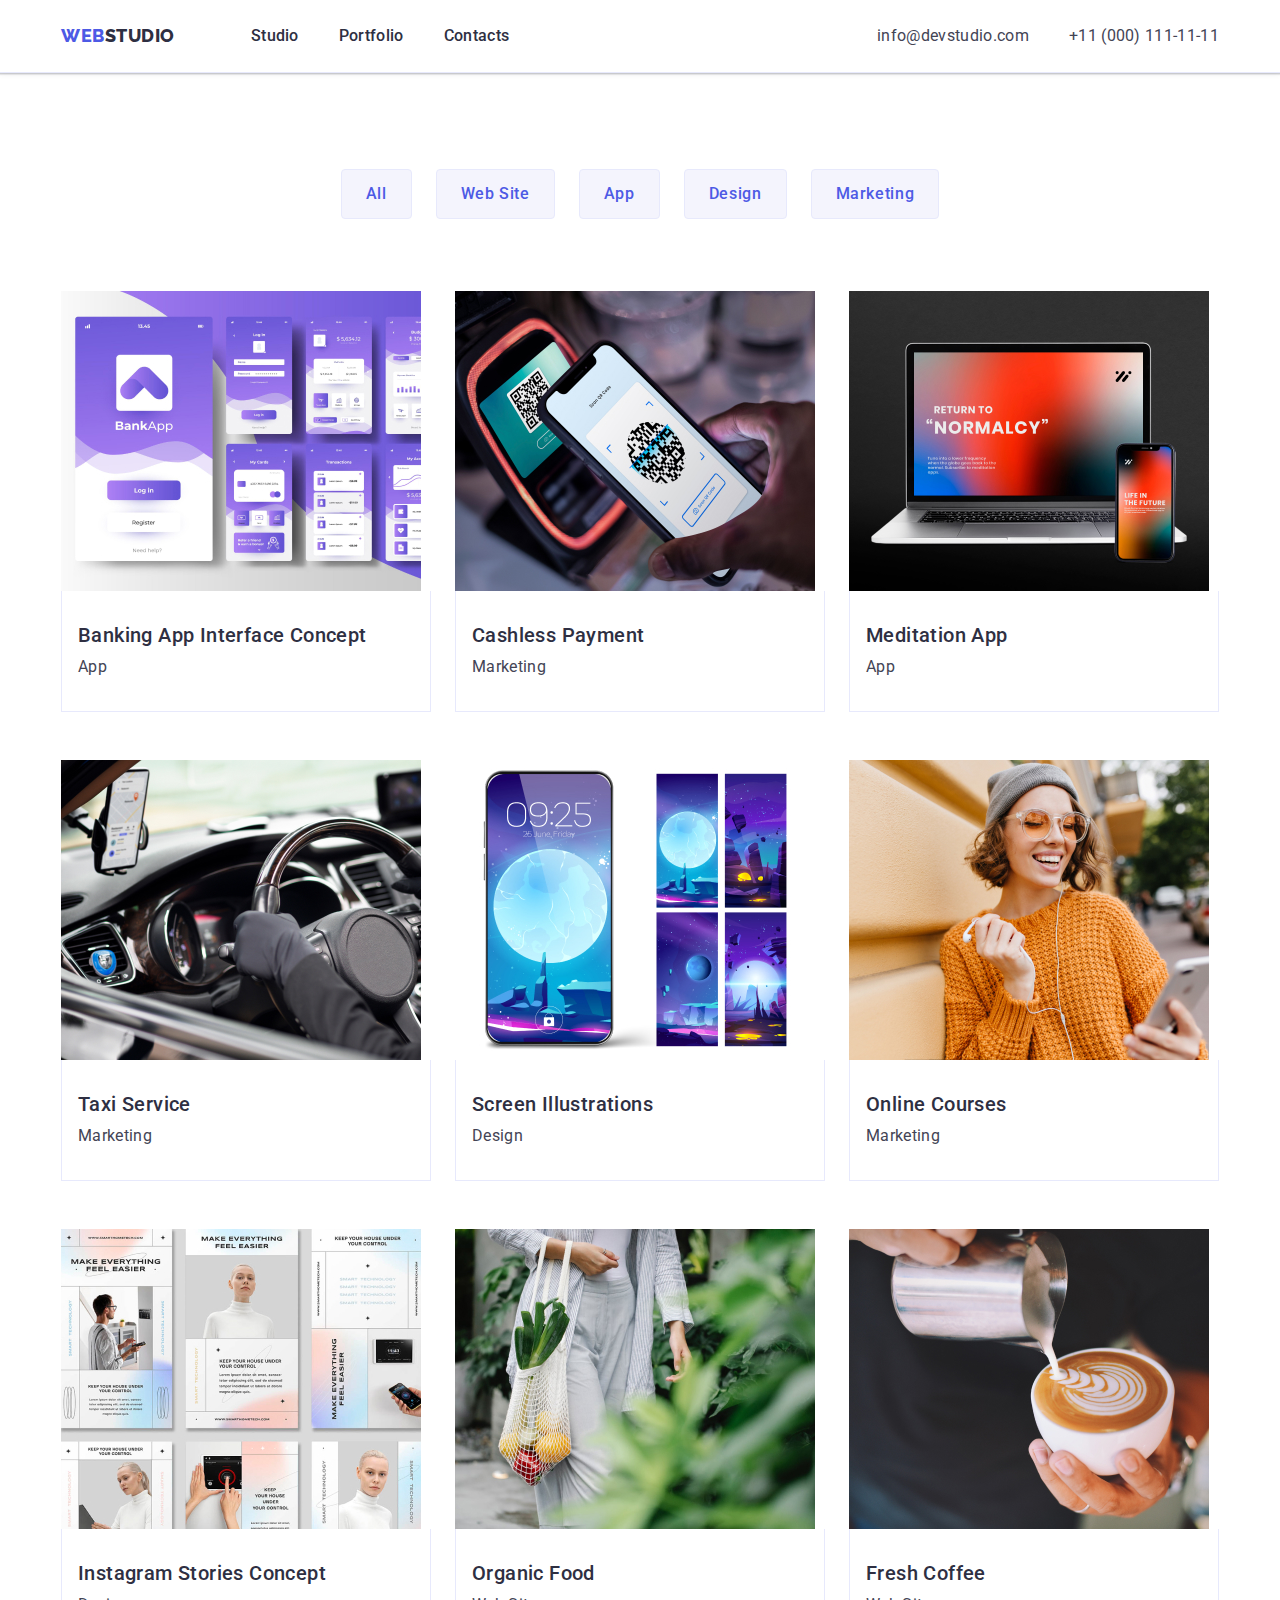
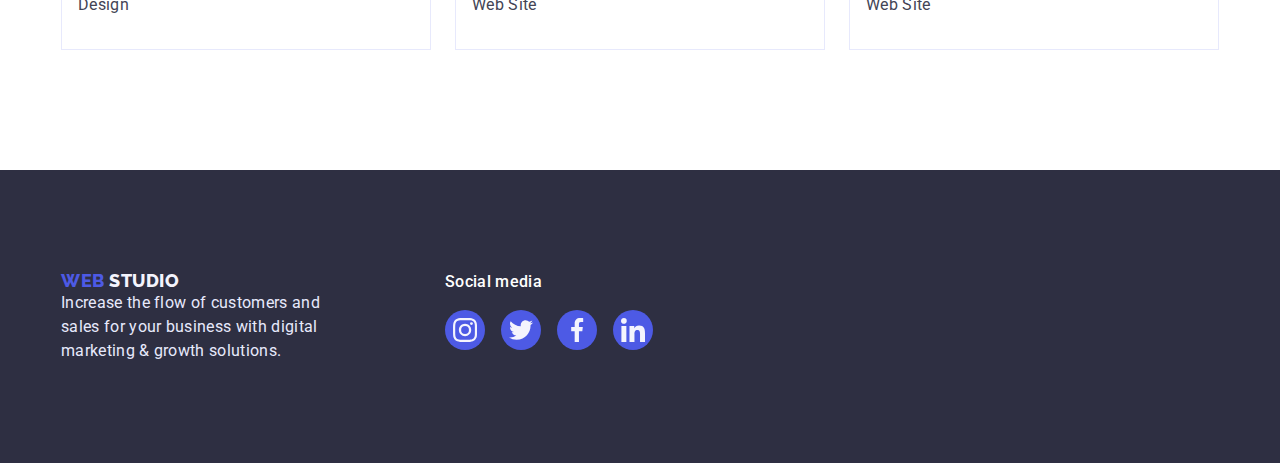
<file: portfolio.html>
<!DOCTYPE html>
<html lang="en">
  <head>
    <meta charset="UTF-8" />
    <meta http-equiv="X-UA-Compatible" content="IE=edge" />
    <meta name="viewport" content="width=device-width, initial-scale=1.0" />
    <title>Document</title>
    <link
      rel="stylesheet"
      href="https://cdnjs.cloudflare.com/ajax/libs/modern-normalize/1.1.0/modern-normalize.min.css"
      integrity="sha512-wpPYUAdjBVSE4KJnH1VR1HeZfpl1ub8YT/NKx4PuQ5NmX2tKuGu6U/JRp5y+Y8XG2tV+wKQpNHVUX03MfMFn9Q=="
      crossorigin="anonymous"
      referrerpolicy="no-referrer"
    />
    <link rel="preconnect" href="https://fonts.googleapis.com" />
    <link rel="preconnect" href="https://fonts.gstatic.com" crossorigin />
    <link
      href="https://fonts.googleapis.com/css2?family=Montserrat:ital,wght@1,300;1,600&family=Raleway:wght@800&family=Roboto:wght@400;500;700;900&display=swap"
      rel="stylesheet"
    />

    <link rel="stylesheet" href="./css/style.css" />
  </head>
  <body class="Page">
    <!-- Header -->

    <header class="page-header">
      <div class="header-container container">
        <nav class="header-navigation">
          <!--Header-LOGOTYPE -->

          <a class="web link box" href="./index.html">
            Web<span class="studio">Studio</span>
          </a>

          <ul class="header list header-list">
            <li class="header-item">
              <a class="header link" href="./index.html">Studio</a>
            </li>
            <li class="header-item">
              <a class="header link" href="./portfolio.html">Portfolio</a>
            </li>
            <li class="header-item">
              <a class="header link" href="#">Contacts</a>
            </li>
          </ul>
        </nav>

        <!-- ADRESS -->

        <address class="header-adress">
          <ul class="adress list adress-list">
            <li class="adress-item">
              <a href="mailto:info@devstudio.com" class="adress link"
                >info@devstudio.com</a
              >
            </li>
            <li class="adress-item">
              <a href="tel:+110001111111" class="adress link"
                >+11 (000) 111-11-11</a
              >
            </li>
          </ul>
        </address>
      </div>
    </header>

    <main>
      <!-- Filters -->

      <section class="project">
        <div class="container-filter container">
          <h1 hidden class="main-title">Our project's</h1>

          <ul class="list filter-set">
            <li class="filter-li">
              <button class="button secondary filter-button" type="button">
                All
              </button>
            </li>
            <li class="filter-li">
              <button class="button secondary filter-button" type="button">
                Web Site
              </button>
            </li>
            <li class="filter-li">
              <button class="button secondary filter-button" type="button">
                App
              </button>
            </li>
            <li class="filter-li">
              <button class="button secondary filter-button" type="button">
                Design
              </button>
            </li>
            <li class="filter-li">
              <button class="button secondary filter-button" type="button">
                Marketing
              </button>
            </li>
          </ul>

          <!-- our project's -->

          <ul class="project-list card-set">
            <li class="item card-item">
              <a class="link project-link" href="">
                <div class="project-thumb">
                  <img src="./images/img-8.jpg" alt="Bank app" />
                  <div class="overlay">
                    <p class="project-action-content">
                      14 Stylish and User-Friendly App Design Concepts · Task
                      Manager App · Calorie Tracker App · Exotic Fruit Ecommerce
                      App · Cloud Storage App
                    </p>
                  </div>
                </div>

                <div class="card-info">
                  <h2 class="project-title">Banking App Interface Concept</h2>
                  <p class="project-text">App</p>
                </div></a
              >
            </li>
            <li class="item card-item">
              <a class="link project-link" href="">
                <div class="project-thumb">
                  <img src="./images/img-7.jpg" alt="Bank app" />
                  <div class="overlay">
                    <p class="project-action-content">
                      14 Stylish and User-Friendly App Design Concepts · Task
                      Manager App · Calorie Tracker App · Exotic Fruit Ecommerce
                      App · Cloud Storage App
                    </p>
                  </div>
                </div>

                <div class="card-info">
                  <h2 class="project-title">Cashless Payment</h2>
                  <p class="project-text">Marketing</p>
                </div></a
              >
            </li>
            <li class="item card-item">
              <a class="link project-link" href="">
                <div class="project-thumb">
                  <img src="./images/img-6.jpg" alt="Bank app" />
                  <div class="overlay">
                    <p class="project-action-content">
                      14 Stylish and User-Friendly App Design Concepts · Task
                      Manager App · Calorie Tracker App · Exotic Fruit Ecommerce
                      App · Cloud Storage App
                    </p>
                  </div>
                </div>

                <div class="card-info">
                  <h2 class="project-title">Meditation App</h2>
                  <p class="project-text">App</p>
                </div></a
              >
            </li>

            <li class="item card-item">
              <a class="link project-link" href="">
                <div class="project-thumb">
                  <img src="./images/img-5.jpg" alt="Bank app" />
                  <div class="overlay">
                    <p class="project-action-content">
                      14 Stylish and User-Friendly App Design Concepts · Task
                      Manager App · Calorie Tracker App · Exotic Fruit Ecommerce
                      App · Cloud Storage App
                    </p>
                  </div>
                </div>

                <div class="card-info">
                  <h2 class="project-title">Taxi Service</h2>
                  <p class="project-text">Marketing</p>
                </div></a
              >
            </li>
            <li class="item card-item">
              <a class="link project-link" href="">
                <div class="project-thumb">
                  <img src="./images/img-4.jpg" alt="Bank app" />
                  <div class="overlay">
                    <p class="project-action-content">
                      14 Stylish and User-Friendly App Design Concepts · Task
                      Manager App · Calorie Tracker App · Exotic Fruit Ecommerce
                      App · Cloud Storage App
                    </p>
                  </div>
                </div>

                <div class="card-info">
                  <h2 class="project-title">Screen Illustrations</h2>
                  <p class="project-text">Design</p>
                </div></a
              >
            </li>
            <li class="item card-item">
              <a class="link project-link" href="">
                <div class="project-thumb">
                  <img src="./images/img-3.jpg" alt="Bank app" />
                  <div class="overlay">
                    <p class="project-action-content">
                      14 Stylish and User-Friendly App Design Concepts · Task
                      Manager App · Calorie Tracker App · Exotic Fruit Ecommerce
                      App · Cloud Storage App
                    </p>
                  </div>
                </div>

                <div class="card-info">
                  <h2 class="project-title">Online Courses</h2>
                  <p class="project-text">Marketing</p>
                </div></a
              >
            </li>

            <li class="item card-item">
              <a class="link project-link" href="">
                <div class="project-thumb">
                  <img src="./images/img-2.jpg" alt="Bank app" />
                  <div class="overlay">
                    <p class="project-action-content">
                      14 Stylish and User-Friendly App Design Concepts · Task
                      Manager App · Calorie Tracker App · Exotic Fruit Ecommerce
                      App · Cloud Storage App
                    </p>
                  </div>
                </div>

                <div class="card-info">
                  <h2 class="project-title">Instagram Stories Concept</h2>
                  <p class="project-text">Design</p>
                </div></a
              >
            </li>
            <li class="item card-item">
              <a class="link project-link" href="">
                <div class="project-thumb">
                  <img src="./images/img-1.jpg" alt="Bank app" />
                  <div class="overlay">
                    <p class="project-action-content">
                      14 Stylish and User-Friendly App Design Concepts · Task
                      Manager App · Calorie Tracker App · Exotic Fruit Ecommerce
                      App · Cloud Storage App
                    </p>
                  </div>
                </div>

                <div class="card-info">
                  <h2 class="project-title">Organic Food</h2>
                  <p class="project-text">Web Site</p>
                </div></a
              >
            </li>

            <li class="item card-item">
              <a class="link project-link" href="">
                <div class="project-thumb">
                  <div class="project-thumb">
                    <div class="project-thumb">
                      <img src="./images/img.jpg" alt="Bank app" />
                      <div class="overlay">
                        <p class="project-action-content">
                          14 Stylish and User-Friendly App Design Concepts ·
                          Task Manager App · Calorie Tracker App · Exotic Fruit
                          Ecommerce App · Cloud Storage App
                        </p>
                      </div>
                    </div>
                    
        
                <div class="card-info">
                  <h2 class="project-title">Fresh Coffee</h2>
                  <p class="project-text">Web Site</p>
                </div></a
              >
            </li>
          </ul>
        </div>
      </section>
    </main>

    <!-- FOOTER -->

    <footer class="footer">
      <div class="container footer-container">
        <div class="footer-left-half">
          <a class="web link" href="./index.html"
            >Web
            <span class="studio-footer">Studio</span>
          </a>
          <p class="footer-text">
            Increase the flow of customers and sales for your business with
            digital marketing & growth solutions.
          </p>
        </div>
        <div class="footer-right-half">
          <p class="footer-social-text">Social media</p>
          <ul class="footer-social-list">
            <li class="footer-social-item">
              <a class="footer-social-link" href="">
                <svg class="footer-social-icon" width="24" height="24">
                  <use href="./images/icons-social.svg#icon-instagram"></use>
                </svg>
              </a>
            </li>
            <li class="footer-social-item">
              <a class="footer-social-link" href="">
                <svg class="footer-social-icon" width="24" height="24">
                  <use href="./images/icons-social.svg#icon-twitter"></use>
                </svg>
              </a>
            </li>
            <li class="footer-social-item">
              <a class="footer-social-link" href="">
                <svg class="footer-social-icon" width="24" height="24">
                  <use href="./images/icons-social.svg#icon-facebook"></use>
                </svg>
              </a>
            </li>
            <li class="footer-social-item">
              <a class="footer-social-link" href="">
                <svg class="footer-social-icon" width="24" height="24">
                  <use href="./images/icons-social.svg#icon-linkedin"></use>
                </svg>
              </a>
            </li>
          </ul>
        </div>
      </div>
    </footer>
  </body>
</html>
</file>
<file: css/style.css>
* {
  margin: 0;
}
body {
  /* цвет основного текста #2E2F42 */

  /* цвет вторичного текста (+адрес) #434455 */
  color: var(--primary-text-color);
  /* цвет футера+Н1 #F4F4FD */
  /* акцент   #404BBF */
  /* цвет  кнопки #E7E9FC */
  /* текст на кнопке #4D5AE5*/

  /* position: relative;
  padding-right: 156px;
  padding-left: 156px;
  width: 1440px;
  height: 2592px;*/

  /* Основной ШРИФТ */
  font-family: "Roboto", sans-serif;

  background: var(--secondry-white-color);
}

:root {
  --primary-text-color: #434455;
  --title-text-color: #2e2f42;
  --accent-color: #404bbf;
  --primary-bg-color: #4d5ae5;
  --secondary-bg-color: #e7e9fc;
  --secondry-white-color: #ffffff;
  --background-color: #f4f4fd;
  --anim-transition: 250ms linear;
}
img {
  display: block;
}
li {
  list-style: none;
}
/* HEADER */

.header-li {
  list-style: none;
}
/*Header-LOGOTYPE */

.web.link {
  text-decoration: none;
  font-family: "Raleway", sans-serif;
  font-style: normal;
  font-weight: 800;
  font-size: 18px;
  line-height: 1.17;
  display: flex;
  align-items: center;
  letter-spacing: 0.03em;
  text-transform: uppercase;
}
.web.link {
  color: #4d5ae5;
}
.studio {
  color: #2e2f42;
}

/* Header-NAVIGATION */
.web.link {
  text-decoration: none;
}
.header.list {
  list-style: none;
  padding: 0;
  margin: 0;
}

.header.link {
  color: var(--title-text-color);

  font-family: "Roboto";
  font-style: normal;
  font-weight: 500;
  font-size: 16px;
  line-height: 24px;
  letter-spacing: 0.02em;
  text-decoration: none;
}

.header.link:hover,
.header.link:focus {
  color: var(--accent-color);
  text-decoration-color: var(--accent-color);
}

/* Header-ADRESS */
.header-adress {
  font-style: normal;
  line-height: 1.5;
  margin-left: auto;
}

.adress.list {
  list-style: none;
  padding: 0;
}
.adress.link {
  color: var(--primary-text-color);
  text-decoration-line: none;
  letter-spacing: 0.02em;
}

.adress.link:focus,
.adress.link:hover {
  color: var(--accent-color);
}

/* HERO */

.hero-title {
  font-family: "Roboto", sans-serif;
  font-style: normal;
  font-weight: 700;
  font-size: 56px;
  text-align: center;
  letter-spacing: 0.02em;
  color: var(--secondry-white-color);
  line-height: 1.07;
}

.button.primary {
  font-family: "Roboto", sans-serif;
  font-style: normal;
  font-weight: 500;
  font-size: 16px;
  line-height: 24px;
  display: inline-flex;
  align-items: center;
  letter-spacing: 0.04em;

  display: flex;
  flex-direction: row;
  align-items: flex-start;
  padding: 16px 32px;
  gap: 10px;
  cursor: pointer;
}

.button.primary:hover,
.button.primary:focus {
  background-color: var(--accent-color);
}

/* Our privilegies */

.privilegies-title {
  font-family: "Roboto";
  font-style: normal;
  font-weight: 700;
  font-size: 36px;
  line-height: 1.2;
  text-align: center;
  letter-spacing: 0.02em;
  text-transform: capitalize;
}

.privilegies-title-li {
  font-family: "Roboto";
  font-style: normal;
  font-weight: 500;
  font-size: 20px;
  line-height: 1.2;
  letter-spacing: 0.02em;
}
.privilegies-text {
  line-height: 1.5;
  letter-spacing: 0.02em;
}
.privilegies-title,
.privilegies-title-li {
  color: var(--title-text-color);
}
.privilegies-list {
  list-style: none;
}

/* what are we doing */

.what-title {
  font-family: "Roboto";
  font-style: normal;
  font-weight: 700;
  font-size: 36px;
  line-height: 1.11;
  text-align: center;
  letter-spacing: 0.02em;
  text-transform: capitalize;
  color: var(--title-text-color);
}
.what-list {
  list-style: none;
}

/* our team */
.our-team {
  background-color: #f4f4fd;
}
.team.list {
  list-style: none;
}

.team-title {
  font-family: "Roboto";
  font-style: normal;
  font-weight: 700;
  font-size: 36px;
  line-height: 1.11;
  text-align: center;
  letter-spacing: 0.02em;
  text-transform: capitalize;
}

.team-title-li {
  font-family: "Roboto";
  font-style: normal;
  font-weight: 500;
  font-size: 20px;
  line-height: 24px;
  text-align: center;
  letter-spacing: 0.02em;
}

.team-li {
  background-color: #ffffff;
}

.team-title,
.team-title-li {
  color: var(--title-text-color);
}
.team-text {
  background-color: var(--secondry-white-color);
}
.team-text {
  line-height: 1.5;
  letter-spacing: 0.02em;
}

.button.primary {
  color: var(--secondry-white-color);
  background-color: var(--primary-bg-color);
}
.button.secondary {
  color: var(--primary-bg-color);
  background-color: var(--secondary-bg-color);
}

/* FOOTER */
.studio-footer {
  color: #f4f4fd;
}

.footer {
  background-color: var(--title-text-color);
}
.footer-text {
  font-family: "Roboto";
  font-style: normal;
  font-weight: 400;
  font-size: 16px;
  line-height: 24px;
  letter-spacing: 0.02em;
  color: var(--secondary-bg-color);
}

/* PORTFOLIO */ /* PORTFOLIO */ /* PORTFOLIO */

/* HEADER>index */

/* Header */
.main-title {
  font-family: "Roboto", sans-serif;
  font-style: normal;
  font-weight: 700;
  font-size: 56px;
  text-align: center;
  letter-spacing: 0.02em;
  color: var(--title-text-color);
}
/* Filter */

.button.secondary {
  font-family: "Roboto", sans-serif;
  font-style: normal;
  font-weight: 500;
  font-size: 16px;
  line-height: 24px;
  display: flex;
  align-items: center;
  text-align: center;
  letter-spacing: 0.04em;
  background-color: #f4f4fd;
  cursor: pointer;
}

.button.secondary:hover,
.button.secondary:focus {
  color: var(--secondry-white-color);
  background-color: var(--accent-color);
}
/* Projects  */

.project-list {
  list-style: none;
}

.project-title {
  font-family: "Roboto", sans-serif;
  font-style: normal;
  font-weight: 500;
  font-size: 20px;
  line-height: 1.2;
  letter-spacing: 0.02em;

  color: var(--title-text-color);
}
.project-text {
  font-size: 16px;
  line-height: 1.5;
  letter-spacing: 0.02em;
  color: var(--primary-text-color);
}

.project-li,
.filter-li {
  list-style: none;
}

.project-link {
  text-decoration: none;
}

/* BLOCKS Project's*/ /* BLOCKS Project's*/ /* BLOCKS Project's*/

/* INDEX+PORTFOLIO */ /* INDEX+PORTFOLIO */

/* HEADER */

ul,
h1,
h2,
h3,
h4,
h5,
h6,
p {
  margin: 0;
  padding: 0;
}

.web.link {
  display: inline-block;
}
.page-header {
  border-bottom: 1px solid #e7e9fc;
}
.header-container {
  display: flex;
}
.container {
  width: 1158px;
  margin: 0 auto;
  padding: 0 15px;
}
.header-navigation {
  display: flex;
  align-items: center;
}
.web.link.box {
  margin-right: 76px;
}
.header-list {
  display: flex;
  gap: 40px;
}
.header-item {
  padding: 0;
}
.header.link {
  padding: 24px 0;
}
.adress-list {
  gap: 40px;
  display: flex;
}

.adress-item {
  padding: 24px 0;
}

/* INDEX */ /* INDEX */

/* HERO */

.hero {
  padding: 188px 0;
}
.hero-title {
  max-width: 496px;
  margin: 0 auto 48px;
}
.button.primary {
  display: block;
  min-width: 169px;
  height: 56px;
  border: none;
  border-radius: 4px;
  margin: auto;
}
/* Our privilegies */

.privilegies {
  padding: 120px 0;
}
.list-privilegies {
  display: flex;
  gap: 24px;
}
.privilegies-list {
  width: calc((100% - 72px) / 4);
}
.privilegies-title-li {
  margin-bottom: 8px;
}

/* WHAT  */
.what {
  padding-bottom: 120px;
}
.what-title {
  margin-bottom: 72px;
}
.what-list {
  display: flex;
  gap: 24px;
}
.what-li {
  flex-basis: calc((100% - 3 * 16px) / 3);
}

/* OUR-TEAM */

.our-team {
  padding: 120px 0;
}
.team-title {
  margin-bottom: 72px;
}
.team.list {
  display: flex;
  gap: 24px;
}
.team-li {
  flex-basis: calc((100% - 3 * 24px) / 4);
  border-radius: 0px 0px 4px 4px;
}
.person-container {
  padding: 32px 16px;
}
.team-title-li {
  text-align: center;
  margin-bottom: 8px;
}
.team-text {
  text-align: center;
}
/* FOOTER */
.footer {
  padding: 100px 0;
}

.footer-text {
  max-width: 264px;
}

/* Project's FILTER LIST */

.project {
  padding: 96px 0 120px;
}

.filter-set {
  outline: orange;
  display: flex;
  justify-content: center;
  gap: 24px;
  margin-bottom: 72px;
}
.filter-button {
  padding: 12px 24px;
  border: 1px solid #e7e9fc;
  border-radius: 4px;
}
.filter-button:hover,
.filter-button:focus {
  border: 1px solid transparent;
}
.card-set {
  outline: tomato;
  display: flex;
  flex-wrap: wrap;
  column-gap: 24px;
  row-gap: 48px;
}
.card-item {
  width: calc((100% - 48px) / 3);
}
.card-info {
  padding: 32px 16px;
  border: 1px solid #e7e9fc;
  border-top: none;
}
.project-title {
  margin-bottom: 8px;
}

/* IMAGE-DECORATION */ /* IMAGE-DECORATION */ /* IMAGE-DECORATION */ /* IMAGE-DECORATION */

/* HEADER */

.page-header {
  box-shadow: 0px 2px 1px rgba(46, 47, 66, 0.08),
    0px 1px 1px rgba(46, 47, 66, 0.16), 0px 1px 6px rgba(46, 47, 66, 0.08);
}

/* HERO */
.hero {
  background-color: var(--primary-text-color);
  max-width: 1440px;
  margin-left: auto;
  margin-right: auto;
  background-image: linear-gradient(
      rgba(46, 47, 66, 0.7),
      rgba(46, 47, 66, 0.7)
    ),
    url(../images/people-office.jpg);
  background-repeat: no-repeat;
  background-position: center;
  background-size: cover;
}
/* Priviligies */
.icon-container {
  display: flex;
  align-items: center;
  justify-content: center;
  height: 112px;
  background-color: var(--background-color);
  border-radius: 4px;
  margin-bottom: 8px;
}

/* Our team */

.team-li {
  box-shadow: 0px 1px 6px rgba(46, 47, 66, 0.08),
    0px 1px 1px rgba(46, 47, 66, 0.16), 0px 2px 1px rgba(46, 47, 66, 0.08);
}
.person-container {
  padding: 32px 0;
}
.social-list {
  display: flex;
  justify-content: center;
  gap: 24px;
}
.social-item {
  width: 40px;
  height: 40px;
}
.social-link {
  width: 100%;
  height: 100%;
  background-color: var(--primary-bg-color);
  border-radius: 50%;
  display: flex;
  align-items: center;
  justify-content: center;
}
.social-link:hover {
  background-color: var(--accent-color);
}
.social-link:focus {
  background-color: var(--accent-color);
}

.social-icon {
  fill: var(--background-color);
}

/* clients */
.clients {
  padding-top: 120px;
  padding-bottom: 120px;
}

.clients-container {
  width: 1128px;
  margin-left: auto;
  margin-right: auto;
}
.clients-title {
  font-family: "Roboto";
  font-style: normal;
  font-weight: 700;
  font-size: 36px;
  line-height: 1.1;
  text-align: center;
  letter-spacing: 0.02em;
  text-transform: capitalize;
  color: var(--title-text-color);
  margin-bottom: 72px;
}
.clients-list {
  display: flex;
  gap: 24px;
}
.clients-item {
  width: calc((100% - 120px) / 6);
  height: 88px;
}
.clients-link {
  width: 100%;
  height: 100%;
  border: 1px solid #8e8f99;
  border-radius: 4px;
  display: block;
  display: flex;
  justify-content: center;
  align-items: center;
  color: #8e8f99;
}
.clients-link:hover {
  border-color: var(--accent-color);
  color: var(--accent-color);
}
.clients-link:focus {
  border-color: var(--accent-color);
  color: var(--accent-color);
}
.icon-clients {
  fill: currentColor;
}

/* FOOTER */

.footer-container {
  display: flex;
  align-items: baseline;
}
.footer-left-half {
  margin-right: 120px;
}
/* .footer-right-half */
.footer-social-text {
  font-weight: 500;
  font-size: 16px;
  line-height: 1.5;
  letter-spacing: 0.02em;
  color: var(--secondry-white-color);
  margin-bottom: 16px;
}
.footer-social-list {
  display: flex;
  gap: 16px;
}
.footer-social-item {
  width: 40px;
  height: 40px;
}
.footer-social-link {
  width: 100%;
  height: 100%;
  background-color: var(--primary-bg-color);
  border-radius: 50%;
  display: flex;
  align-items: center;
  justify-content: center;
}

.footer-social-link:hover {
  background-color: #31d0aa;
}
.footer-social-link:focus {
  background-color: #31d0aa;
}
.footer-social-icon {
  fill: var(--background-color);
}

/* PORTFOLIO */ /* PORTFOLIO */ /* PORTFOLIO */

/* Filters */

.filter-button:hover {
  box-shadow: 0px 3px 1px rgba(0, 0, 0, 0.1), 0px 2px 1px rgba(0, 0, 0, 0.08),
    0px 2px 2px rgba(0, 0, 0, 0.12);
}
.filter-button:focus {
  box-shadow: 0px 3px 1px rgba(0, 0, 0, 0.1), 0px 2px 1px rgba(0, 0, 0, 0.08),
    0px 2px 2px rgba(0, 0, 0, 0.12);
}

/* Our projects  */
.project-link {
  display: block;
}

.project-link:hover,
.project-link:focus {
  box-shadow: 0px 1px 6px rgba(46, 47, 66, 0.08),
    0px 1px 1px rgba(46, 47, 66, 0.16), 0px 2px 1px rgba(46, 47, 66, 0.08);
}

/* ANIMATION */ /* ANIMATION */ /* ANIMATION */

/* header-line */

.header-line {
  position: relative;
  display: block;
}

.header-line::after {
  content: "";
  position: absolute;
  width: 100%;
  height: 3px;
  background-color: var(--primary-bg-color);
  bottom: 0;
  left: 0;
  border-radius: 2px;
  border-bottom: 1px;
}

/* INDEX/modal */

.backdrop {
  position: fixed;
  top: 0;
  left: 0;
  width: 100%;
  height: 100%;
  z-index: 100;
  background-color: rgba(46, 47, 66, 0.4);
  transform: scale(1);
  transition: opasity 250ms cubic-bezier(0.4, 0, 0.2, 1),
    visibility 250ms cubic-bezier(0.4, 0, 0.2, 1),
    transorm 250ms cubic-bezier(0.4, 0, 0.2, 1);
}
.backdrop.is-hidden {
  opacity: 0;
  visibility: hidden;
  pointer-events: none;
  transform: scale(0.7);
}
.modal {
  position: absolute;
  width: 408px;
  max-width: 408px;
  min-height: 584px;
  top: 50%;
  left: 50%;
  transform: translate(-50%, -50%);
  background-color: var(--secondry-white-color);
  box-shadow: 0px 1px 1px rgba(0, 0, 0, 0.14), 0px 1px 3px rgba(0, 0, 0, 0.12),
    0px 2px 1px rgba(0, 0, 0, 0.2);
  padding: 72px 24px 24px 24px;
}

.modal-close-btn {
  position: absolute;
  display: flex;
  align-items: center;
  justify-content: center;
  width: 24px;
  height: 24px;
  top: 24px;
  right: 24px;
  border-radius: 50%;
  background: var(--secondary-bg-color);
  cursor: pointer;
  transition: background-color 250, cubic-bezier(0.4, 0, 0.2, 1);
  border: 1px solid rgba(0, 0, 0, 0.1);
}

.modal-close-btn:focus,
.modal-close-btn:hover {
  fill: var(--secondry-white-color);
  background-color: var(--accent-color);
  border: var(--accent-color);
}
/* Portfolio */ /* Portfolio */

/* Our project */

.project-thumb {
  position: relative;
  overflow: hidden;
}

.overlay {
  position: absolute;
  top: 0;
  left: 0;
  width: 100%;
  height: 100%;
  background-color: var(--primary-bg-color);
  padding: 20px;
  transform: translateY(100%);
  transition: transform var(--anim-transition);
}
.card-item:hover .overlay {
  transform: translateY(0%);
  opacity: 0.8;
}

.project-action-content {
  width: 296px;
  margin-left: auto;
  margin-right: auto;
  margin-top: 40px;
}
</file>
